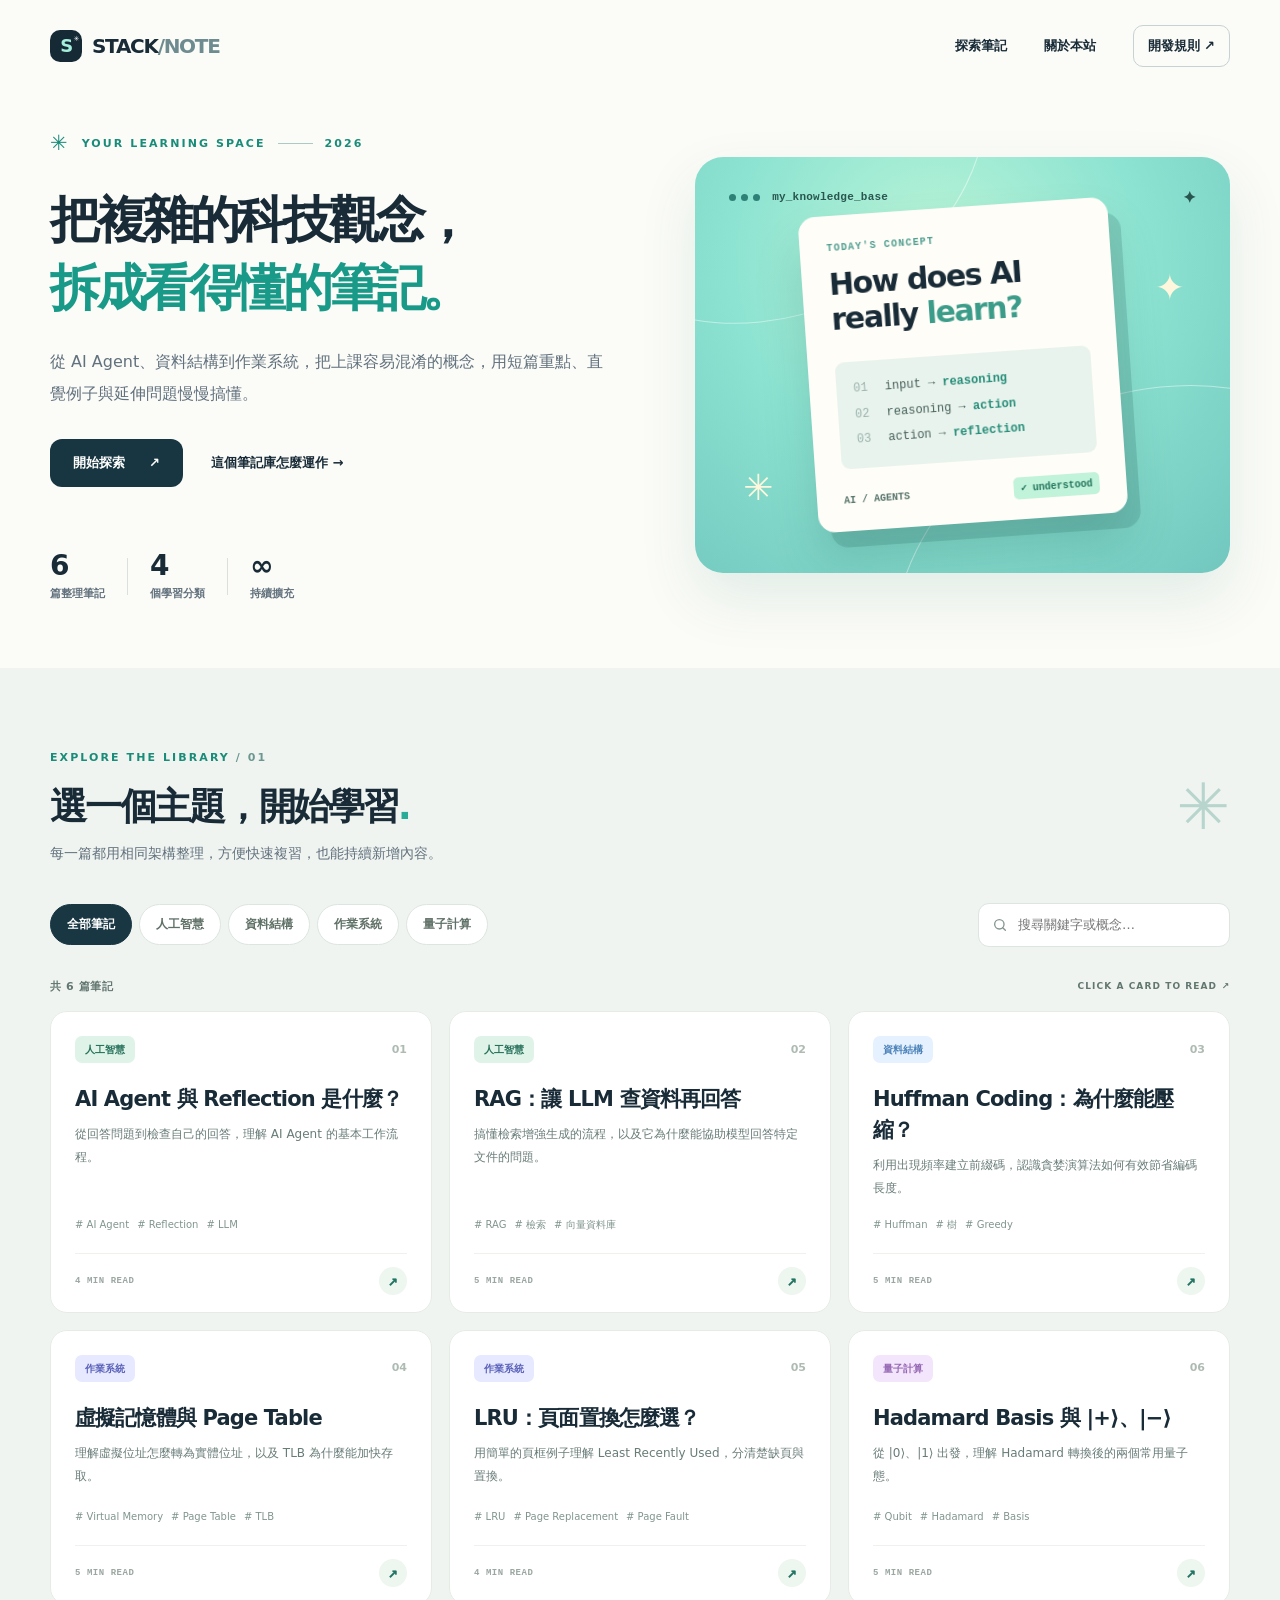
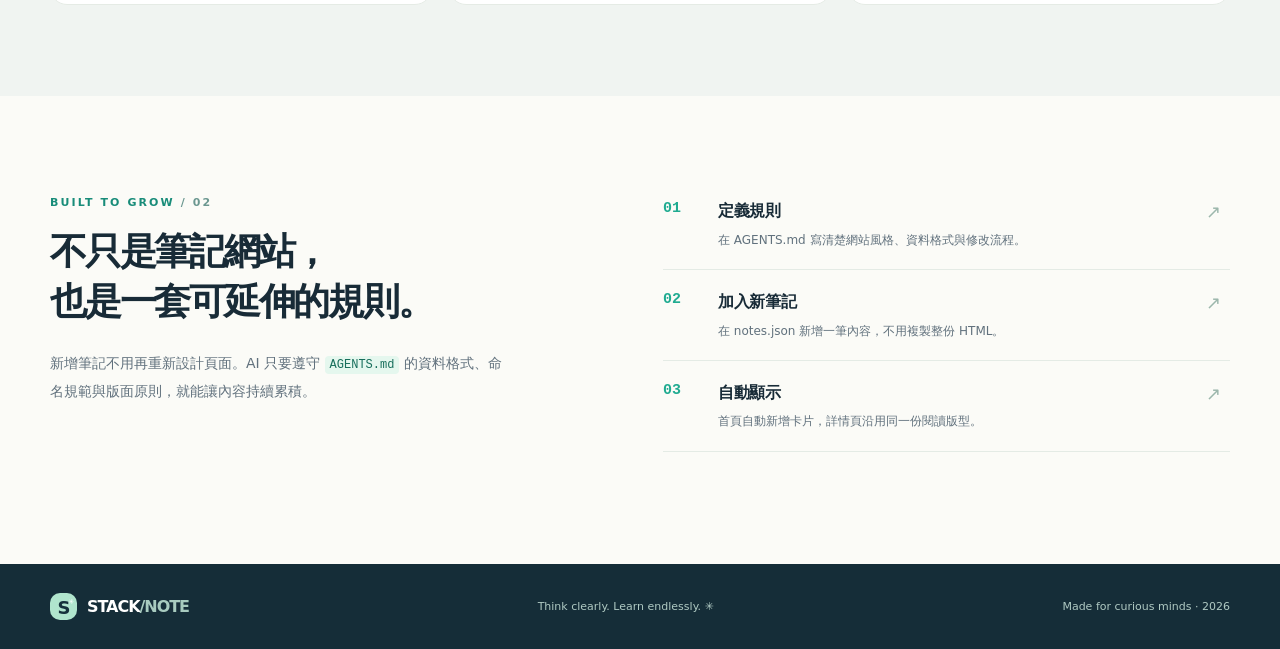
<file: index.html>
<!doctype html>
<html lang="zh-Hant">
<head>
  <meta charset="utf-8">
  <meta name="viewport" content="width=device-width, initial-scale=1">
  <meta name="description" content="一個可以持續擴充的 AI 與資訊科學觀念筆記庫。">
  <title>STACK NOTE｜AI × CS 觀念筆記庫</title>
  <link rel="stylesheet" href="./assets/style.css">
  <script src="./assets/app.js" defer></script>
</head>
<body>
  <div class="site-shell">
    <header class="topbar container">
      <a class="logo" href="./index.html" aria-label="STACK NOTE 首頁"><span class="logo-mark">S<span>✳</span></span><span>STACK<span class="logo-muted">/NOTE</span></span></a>
      <nav class="topnav" aria-label="主選單"><a href="#notes">探索筆記</a><a href="#how-it-works">關於本站</a><a class="nav-feature" href="./AGENTS.md" target="_blank" rel="noopener">開發規則 <span aria-hidden="true">↗</span></a></nav>
    </header>
    <main>
      <section class="hero container" aria-labelledby="hero-title">
        <div class="hero-text">
          <div class="eyebrow"><span class="sparkle">✳</span> YOUR LEARNING SPACE <span class="eyebrow-line"></span> 2026</div>
          <h1 id="hero-title">把複雜的科技觀念，<br><span>拆成看得懂的筆記。</span></h1>
          <p>從 AI Agent、資料結構到作業系統，把上課容易混淆的概念，用短篇重點、直覺例子與延伸問題慢慢搞懂。</p>
          <div class="hero-actions"><a href="#notes" class="primary-button">開始探索 <span aria-hidden="true">↗</span></a><a href="#how-it-works" class="light-link">這個筆記庫怎麼運作 <span aria-hidden="true">→</span></a></div>
          <div class="hero-stats"><div><b id="stat-notes">—</b><span>篇整理筆記</span></div><div class="stat-sep"></div><div><b id="stat-categories">—</b><span>個學習分類</span></div><div class="stat-sep"></div><div><b>∞</b><span>持續擴充</span></div></div>
        </div>
        <div class="hero-art" aria-hidden="true">
          <div class="orb orb-one"></div><div class="orb orb-two"></div>
          <div class="art-heading"><span class="art-dots"><i></i><i></i><i></i></span>my_knowledge_base <span>✦</span></div>
          <div class="art-card"><div class="art-card-label">TODAY'S CONCEPT</div><div class="art-card-title">How does AI<br>really <em>learn?</em></div><div class="art-code"><span>01</span> input → <b>reasoning</b><br><span>02</span> reasoning → <b>action</b><br><span>03</span> action → <b>reflection</b></div><div class="art-bottom"><span>AI / AGENTS</span><span class="art-check">✓ understood</span></div></div>
          <span class="art-star art-star-a">✦</span><span class="art-star art-star-b">✳</span>
        </div>
      </section>
      <section class="explore" id="notes" aria-labelledby="notes-title"><div class="container">
        <div class="section-header"><div><p class="section-kicker">EXPLORE THE LIBRARY <span aria-hidden="true">/ 01</span></p><h2 id="notes-title">選一個主題，開始學習<span class="accent-dot">.</span></h2><p class="section-desc">每一篇都用相同架構整理，方便快速複習，也能持續新增內容。</p></div><div class="section-deco" aria-hidden="true">✳</div></div>
        <div class="toolbar"><div id="category-filters" class="filters" role="group" aria-label="依主題篩選"><button class="filter-chip active" type="button" aria-pressed="true" data-category="全部">全部筆記</button></div><label class="search-wrap"><svg width="18" height="18" viewBox="0 0 24 24" fill="none" stroke="currentColor" stroke-width="2" stroke-linecap="round"><circle cx="11" cy="11" r="7"/><path d="m20 20-4-4"/></svg><span class="sr-only">搜尋筆記</span><input type="search" id="search-input" placeholder="搜尋關鍵字或概念…" autocomplete="off"></label></div>
        <div class="result-line"><span id="result-count" role="status" aria-live="polite">正在載入筆記…</span><span>CLICK A CARD TO READ <span aria-hidden="true">↗</span></span></div>
        <div id="notes-grid" class="notes-grid"></div><div id="empty-state" class="empty-state" hidden><span>⌕</span><h3>找不到符合的筆記</h3><p>試試其他關鍵字，或切換到「全部筆記」。</p></div>
        <p id="load-error" class="error-message" role="alert" hidden>筆記讀取失敗。請確認目前是透過網站或本機伺服器瀏覽。</p>
      </div></section>
      <section class="process container" id="how-it-works" aria-labelledby="process-title"><div class="process-intro"><p class="section-kicker">BUILT TO GROW <span aria-hidden="true">/ 02</span></p><h2 id="process-title">不只是筆記網站，<br>也是一套可延伸的規則。</h2><p>新增筆記不用再重新設計頁面。AI 只要遵守 <code>AGENTS.md</code> 的資料格式、命名規範與版面原則，就能讓內容持續累積。</p></div><div class="process-steps"><div class="step"><span class="step-num">01</span><div><h3>定義規則</h3><p>在 AGENTS.md 寫清楚網站風格、資料格式與修改流程。</p></div><span class="step-arrow">↗</span></div><div class="step"><span class="step-num">02</span><div><h3>加入新筆記</h3><p>在 notes.json 新增一筆內容，不用複製整份 HTML。</p></div><span class="step-arrow">↗</span></div><div class="step"><span class="step-num">03</span><div><h3>自動顯示</h3><p>首頁自動新增卡片，詳情頁沿用同一份閱讀版型。</p></div><span class="step-arrow">↗</span></div></div></section>
    </main>
    <footer class="footer"><div class="container footer-inner"><span class="logo footer-logo"><span class="logo-mark">S<span>✳</span></span><span>STACK<span class="logo-muted">/NOTE</span></span></span><span>Think clearly. Learn endlessly. ✳</span><span>Made for curious minds · 2026</span></div></footer>
  </div>
</body>
</html>
</file>
<file: assets/style.css>
:root{--ink:#182b37;--muted:#61717d;--cream:#fbfbf7;--teal:#a4efdb;--line:#e7e9e5;--dark:#162a36;--shadow:0 18px 42px rgba(25,49,55,.09)}
*{box-sizing:border-box}html{scroll-behavior:smooth}body{margin:0;background:var(--cream);color:var(--ink);font-family:Inter,"Noto Sans TC","Microsoft JhengHei",system-ui,-apple-system,sans-serif;line-height:1.7}a{color:inherit;text-decoration:none}button,input{font:inherit}button{cursor:pointer}a:focus-visible,button:focus-visible,input:focus-visible{outline:3px solid #20af99;outline-offset:4px}.container{width:min(1180px,calc(100% - 64px));margin:auto}.sr-only{position:absolute;width:1px;height:1px;padding:0;margin:-1px;overflow:hidden;clip:rect(0,0,0,0);white-space:nowrap;border:0}
.topbar{height:92px;display:flex;align-items:center;justify-content:space-between}.logo{font-weight:900;display:inline-flex;gap:10px;align-items:center;letter-spacing:-.065em;font-size:20px}.logo-mark{display:inline-grid;place-items:center;width:32px;height:32px;border-radius:10px;background:var(--dark);color:var(--teal);font-size:18px;position:relative}.logo-mark span{font-size:7px;position:absolute;top:4px;right:4px;color:#fff}.logo-muted{color:#6e8c8f}.topnav{display:flex;align-items:center;gap:37px;font-size:13px;font-weight:750}.topnav a:not(.nav-feature):hover{color:#168e7c}.nav-feature{border:1px solid #c6d3d2;padding:9px 14px;border-radius:10px}.nav-feature:hover{background:#e6f9f3}
.hero{display:grid;grid-template-columns:1.05fr .95fr;min-height:568px;gap:54px;align-items:center;padding:34px 0 65px}.eyebrow,.section-kicker{font-size:11px;letter-spacing:.19em;font-weight:900;color:#188c79}.eyebrow{display:flex;align-items:center;gap:12px;margin-bottom:25px}.sparkle{font-size:21px}.eyebrow-line{width:35px;height:1px;background:#abcac6}.hero h1{font-size:clamp(35px,3.9vw,56px);line-height:1.36;letter-spacing:-.07em;margin:0;font-weight:900}.hero h1 span{color:#199a88}.hero-text>p{font-size:16px;max-width:565px;color:var(--muted);margin:24px 0 30px;line-height:1.95}.hero-actions{display:flex;align-items:center;gap:28px;flex-wrap:wrap}.primary-button{background:#173641;color:white;padding:13px 23px;border-radius:12px;font-weight:800;font-size:13px;display:inline-flex;align-items:center;gap:24px;white-space:nowrap;transition:.2s}.primary-button:hover{background:#176d65;transform:translateY(-2px)}.light-link{font-size:13px;font-weight:850}.light-link:hover{color:#168e7c}.hero-stats{display:flex;gap:22px;align-items:center;margin-top:62px}.hero-stats>div:not(.stat-sep){display:flex;flex-direction:column;gap:2px}.hero-stats b{font-size:28px;line-height:1.2;letter-spacing:-.05em}.hero-stats span{font-size:11px;color:var(--muted);font-weight:700}.stat-sep{height:37px;width:1px;background:#d9e1df}
.hero-art{height:416px;border-radius:28px;background:radial-gradient(circle at 45% 24%,#baf4d7 0%,#8ce3d1 48%,#71c7be 100%);position:relative;overflow:hidden;display:flex;justify-content:center;align-items:center;box-shadow:0 25px 55px rgba(58,147,131,.13)}.orb{position:absolute;border:1px solid rgba(255,255,255,.45);width:380px;height:380px;border-radius:50%;transform:rotate(-24deg) scaleX(1.2)}.orb-one{top:-220px;left:-120px}.orb-two{bottom:-270px;right:-150px;width:450px;height:450px}.art-heading{position:absolute;top:28px;left:34px;right:34px;display:flex;align-items:center;gap:12px;font:700 11px/1.2 monospace;color:#28564f;letter-spacing:.02em}.art-heading>span:last-child{margin-left:auto;font-size:21px}.art-dots{display:flex;gap:5px}.art-dots i{display:block;width:7px;height:7px;background:#2e8177;border-radius:50%}.art-card{background:#fffdf7;border-radius:17px;width:310px;max-width:78%;padding:27px 27px 20px;z-index:1;transform:rotate(-4deg);box-shadow:12px 16px 0 rgba(30,86,79,.18),0 30px 48px rgba(26,92,83,.2)}.art-card-label{font:800 10px monospace;color:#4d9d90;letter-spacing:.12em}.art-card-title{font-size:30px;line-height:1.18;letter-spacing:-.05em;font-weight:900;margin:13px 0 25px}.art-card-title em{font-style:normal;color:#3b9c89}.art-code{padding:15px 17px;border-radius:9px;background:#e9f3ed;font:12px/2.15 monospace;color:#445f58}.art-code>span{color:#9ab3ae;margin-right:10px}.art-code b{color:#248d78;font-weight:800}.art-bottom{display:flex;justify-content:space-between;gap:8px;align-items:center;margin-top:20px;font:800 10px monospace;color:#57756e}.art-check{background:#c0f3d9;padding:5px 7px;border-radius:5px;color:#22745c}.art-star{position:absolute;font-size:36px;color:#fff7dd}.art-star-a{top:100px;right:45px}.art-star-b{bottom:54px;left:48px}
.explore{background:#f0f4f1;padding:81px 0 91px;scroll-margin-top:20px}.section-header{display:flex;align-items:center;justify-content:space-between;margin-bottom:37px}.section-kicker{margin:0 0 14px}.section-kicker span{color:#6b9790}.section-header h2,.process h2{margin:0;font-size:clamp(26px,3vw,37px);line-height:1.35;letter-spacing:-.06em}.accent-dot{color:#29ac97}.section-desc{margin:10px 0 0;color:var(--muted);font-size:14px}.section-deco{font-size:64px;color:#b8d5cd;line-height:1}.toolbar{display:flex;align-items:center;justify-content:space-between;gap:12px;flex-wrap:wrap}.filters{display:flex;flex-wrap:wrap;gap:7px}.filter-chip{padding:9px 16px;background:white;border:1px solid #dce5e0;border-radius:99px;font-weight:800;color:#607168;font-size:12px;transition:.2s}.filter-chip.active{background:#193743;color:white;border-color:#193743}.filter-chip:not(.active):hover{background:#e4f2ea;color:#193743}.search-wrap{display:flex;align-items:center;gap:8px;background:white;border:1px solid #dce5e0;border-radius:11px;padding:9px 13px;min-width:252px;color:#84958f}.search-wrap input{outline:none;border:0;width:100%;min-width:0;font-size:13px;color:var(--ink);background:transparent}.search-wrap:focus-within{border-color:#249c86}.result-line{display:flex;justify-content:space-between;gap:10px;align-items:center;margin:31px 0 15px;color:#627670;font-size:11px;font-weight:800;letter-spacing:.055em}.result-line span:last-child{font-size:9px;letter-spacing:.12em}.notes-grid{display:grid;grid-template-columns:repeat(3,minmax(0,1fr));gap:17px}.note-card{display:flex;min-height:275px;flex-direction:column;background:white;border:1px solid #e5ebe5;border-radius:17px;padding:24px 24px 17px;transition:transform .2s,box-shadow .2s,border-color .2s;animation:pop .35s both;animation-delay:var(--delay)}.note-card:hover{transform:translateY(-5px);border-color:#c6e2d8;box-shadow:var(--shadow)}@keyframes pop{from{opacity:0;transform:translateY(9px)}to{opacity:1;transform:translateY(0)}}.card-top{display:flex;justify-content:space-between;align-items:center}.category-label{display:inline-flex;align-items:center;border-radius:7px;padding:5px 10px;font-size:10px;font-weight:900;letter-spacing:.01em;background:#dff3e9;color:#27715b}.category-os{background:#e6e9ff;color:#5b61b9}.category-ds{background:#e5f1ff;color:#4c83b9}.category-quantum{background:#f3e5fc;color:#9568b3}.category-ai{background:#dff3e9;color:#27715b}.card-num{font-size:11px;font-weight:750;color:#aebbb3}.card-title{font-size:21px;line-height:1.46;letter-spacing:-.04em;margin:21px 0 8px}.card-summary{color:#687c78;font-size:12px;line-height:1.9;margin:0 0 17px;flex:1}.card-tags{display:flex;gap:8px;flex-wrap:wrap;margin-bottom:20px}.tag{font-size:10px;color:#81958e}.card-bottom{display:flex;justify-content:space-between;align-items:center;padding-top:13px;border-top:1px solid #eef1ec;color:#9ba7a1;font:800 9px monospace;letter-spacing:.06em}.card-go{display:grid;place-items:center;background:#eef6f0;border-radius:50%;height:28px;width:28px;color:#237563;font-size:16px}.note-card:hover .card-go{background:#173641;color:white}.empty-state{text-align:center;padding:40px 0}.empty-state>span{font-size:52px;color:#91aeaa}.empty-state h3{margin:0}.empty-state p{color:var(--muted)}.error-message{background:#ffeded;color:#b03939;padding:14px;border-radius:10px}
.process{display:grid;grid-template-columns:.95fr 1.05fr;gap:100px;padding:98px 0 112px;scroll-margin-top:20px}.process-intro>p:last-child{font-size:14px;line-height:2;color:var(--muted);max-width:460px;margin:22px 0}.process-intro code{background:#e5f7ee;border-radius:4px;padding:2px 5px;color:#176e5b;font-size:12px}.process-steps{display:flex;flex-direction:column}.step{display:grid;grid-template-columns:40px 1fr 24px;gap:15px;align-items:start;border-bottom:1px solid #e4ebe5;padding:18px 0}.step:first-child{padding-top:3px}.step-num{font:700 15px monospace;color:#20ab91;margin-top:3px}.step h3{font-size:16px;margin:0 0 4px;letter-spacing:-.02em}.step p{font-size:12px;line-height:1.9;color:var(--muted);margin:0}.step-arrow{color:#9cb7ac;font-size:18px}.footer{background:#152d38;color:#e7f3ee;padding:29px 0}.footer-inner{display:flex;align-items:center;justify-content:space-between;gap:25px;font-size:11px;color:#b0cac3}.footer-logo{font-size:16px;color:white}.footer-logo .logo-mark{background:#b0e5cd;color:#15313b;width:27px;height:27px}.footer-logo .logo-muted{color:#a8cbbf}
.article-body{background:#f9faf6}.article-layout{min-height:73vh;padding:24px 0 110px}.back-link{display:inline-block;color:#568678;font-size:13px;font-weight:800;margin:0 0 48px}.back-link:hover{color:#185c4b}.loading-text{color:var(--muted)}.article-header{max-width:770px;margin-bottom:55px}.article-header h1{font-size:clamp(33px,5vw,56px);line-height:1.25;letter-spacing:-.055em;margin:17px 0}.article-summary{font-size:16px;color:#58746d;line-height:1.9}.article-meta{display:flex;flex-wrap:wrap;gap:20px;font-size:12px;color:#83918d;font-weight:700;margin-top:24px}.article-columns{display:grid;grid-template-columns:minmax(0,760px) minmax(170px,1fr);gap:80px;align-items:start}.article-content{border-top:2px solid #badccf}.article-section{padding:30px 0;border-bottom:1px solid #dce7df;scroll-margin-top:20px}.article-section h2{margin:0 0 18px;font-size:22px;letter-spacing:-.04em}.article-section p{font-size:15px;color:#455952;line-height:2.1;margin:0 0 13px}.article-bullets{background:#eef6f0;border-radius:15px;padding:18px 28px 18px 38px;color:#345f52;font-size:14px;line-height:2}.article-bullets li{margin:3px 0}.article-sidebar{position:sticky;top:35px;border-radius:16px;background:#fff;border:1px solid #e5eae3;padding:27px 23px}.article-sidebar h2{font:900 11px monospace;color:#669287;letter-spacing:.1em;margin:0 0 18px}.toc{display:flex;flex-direction:column;gap:16px}.toc a{font-size:12px;color:#50695e;font-weight:700;line-height:1.5}.toc a:hover{color:#15937d}.sidebar-tip{background:#e8f6ed;padding:15px 14px;border-radius:10px;margin-top:27px}.sidebar-tip span{font:800 10px monospace;color:#268671}.sidebar-tip p{font-size:12px;line-height:1.8;margin:7px 0 0;color:#55766b}.article-bottom{display:flex;justify-content:space-between;align-items:center;gap:15px;flex-wrap:wrap;padding-top:38px}.article-bottom>span{color:#a3b0a8;font:800 10px monospace;letter-spacing:.08em}.article-message{text-align:center;padding:70px 0}.article-message h1{font-size:35px}.article-message p{color:var(--muted)}
@media(max-width:950px){.hero{grid-template-columns:1fr;gap:35px;padding-bottom:65px}.hero-text>p{max-width:650px}.hero-art{height:340px}.notes-grid{grid-template-columns:repeat(2,minmax(0,1fr))}.process{gap:40px}.article-columns{gap:35px}}@media(max-width:650px){.container{width:min(100% - 34px,1180px)}.topbar{height:74px}.logo{font-size:16px}.topnav{gap:14px;font-size:12px}.topnav .nav-feature,.topnav a[href="#how-it-works"]{display:none}.hero{padding-top:32px}.hero h1{font-size:35px}.hero-text>p{font-size:14px}.hero-stats{margin-top:40px;gap:16px}.hero-art{height:300px}.art-card{padding:20px;width:265px}.art-card-title{font-size:25px}.art-heading{left:20px;top:20px;right:20px}.explore{padding:60px 0}.section-deco{display:none}.toolbar{align-items:stretch}.search-wrap{width:100%}.notes-grid{grid-template-columns:1fr}.note-card{min-height:255px}.result-line span:last-child{display:none}.process{grid-template-columns:1fr;gap:30px;padding:75px 0}.footer-inner{flex-wrap:wrap}.footer-inner>span:last-child{display:none}.article-layout{padding-top:15px}.article-columns{grid-template-columns:1fr;gap:34px}.article-sidebar{position:static;grid-row:1}.article-header{margin-bottom:28px}.article-section{padding:23px 0}.back-link{margin-bottom:32px}}
@media(prefers-reduced-motion:reduce){html{scroll-behavior:auto}.note-card{animation:none}.primary-button,.note-card{transition:none}}
</file>
